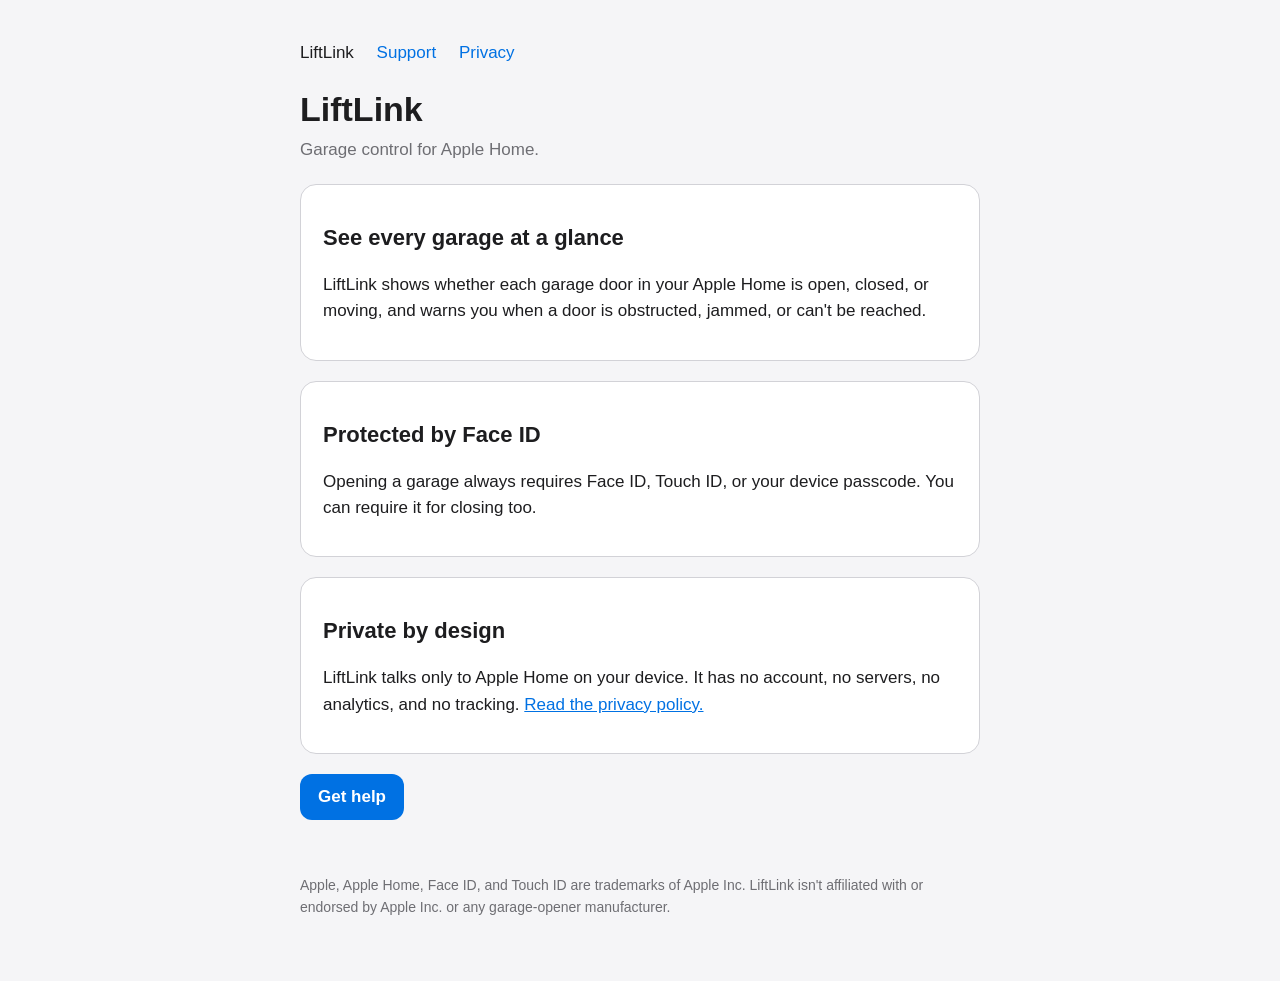
<file: index.html>
<!doctype html>
<html lang="en">
<head>
    <meta charset="utf-8">
    <meta name="viewport" content="width=device-width, initial-scale=1">
    <title>LiftLink — Garage control for Apple Home</title>
    <meta name="description" content="LiftLink lets you check and control the garage doors you've added to Apple Home, protected by Face ID or your passcode.">
    <link rel="stylesheet" href="style.css">
</head>
<body>
    <header>
        <nav>
            <a href="index.html" aria-current="page">LiftLink</a>
            <a href="support.html">Support</a>
            <a href="privacy.html">Privacy</a>
        </nav>
    </header>
    <main>
        <h1>LiftLink</h1>
        <p class="subtitle">Garage control for Apple Home.</p>

        <section class="card">
            <h2>See every garage at a glance</h2>
            <p>LiftLink shows whether each garage door in your Apple Home is open, closed, or moving, and warns you when a door is obstructed, jammed, or can't be reached.</p>
        </section>

        <section class="card">
            <h2>Protected by Face ID</h2>
            <p>Opening a garage always requires Face ID, Touch ID, or your device passcode. You can require it for closing too.</p>
        </section>

        <section class="card">
            <h2>Private by design</h2>
            <p>LiftLink talks only to Apple Home on your device. It has no account, no servers, no analytics, and no tracking. <a href="privacy.html">Read the privacy policy.</a></p>
        </section>

        <p><a class="button" href="support.html">Get help</a></p>
    </main>
    <footer>
        <p>Apple, Apple Home, Face ID, and Touch ID are trademarks of Apple Inc. LiftLink isn't affiliated with or endorsed by Apple Inc. or any garage-opener manufacturer.</p>
    </footer>
</body>
</html>
</file>
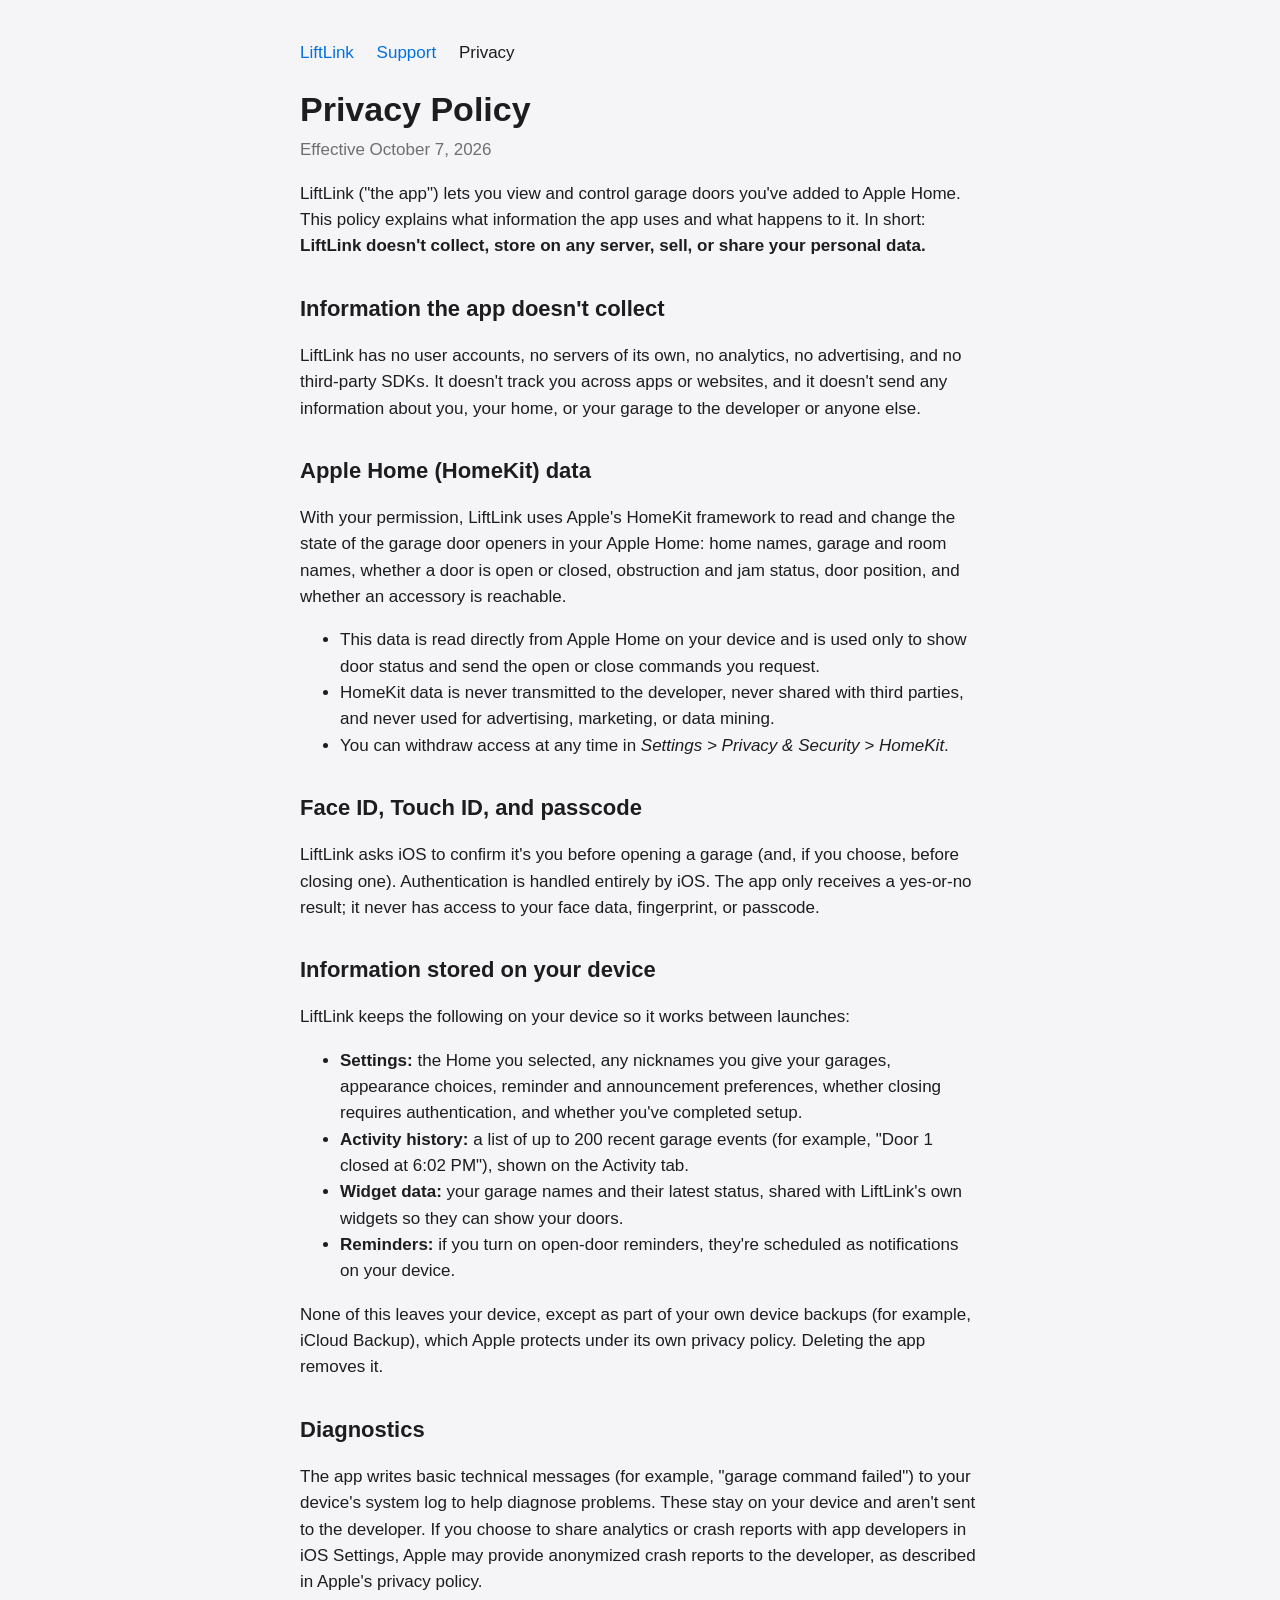
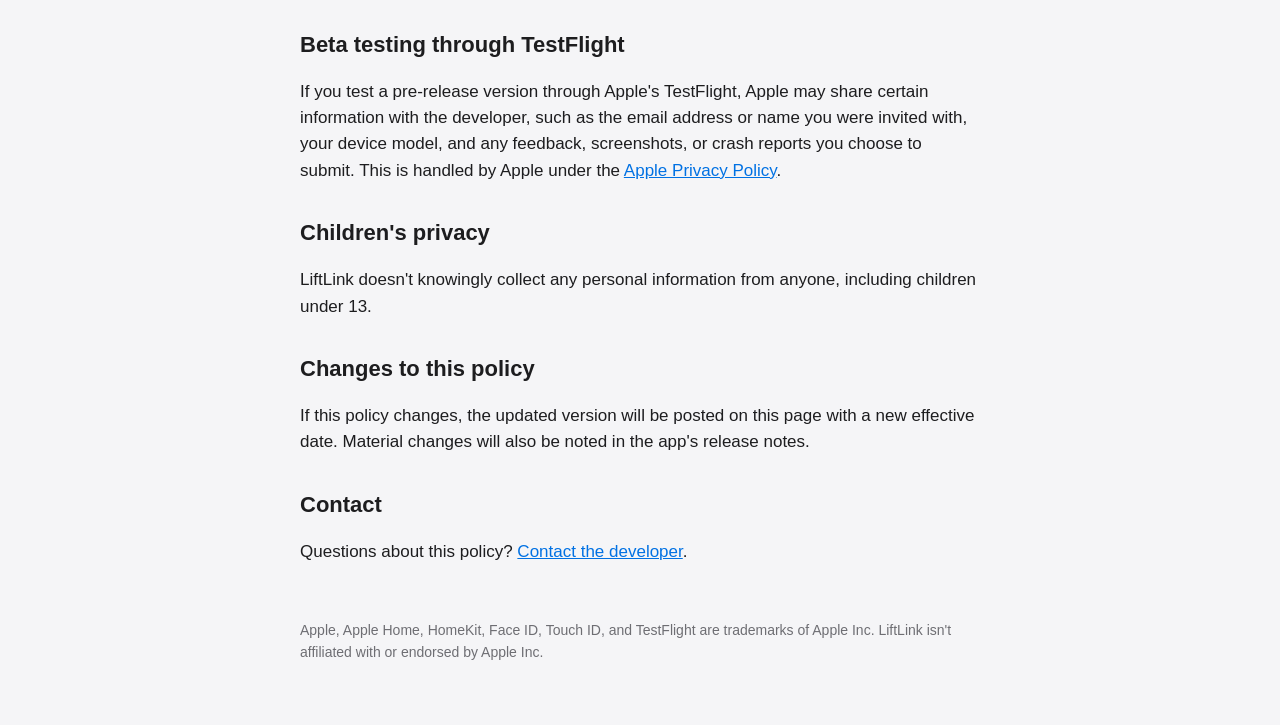
<file: privacy.html>
<!doctype html>
<html lang="en">
<head>
    <meta charset="utf-8">
    <meta name="viewport" content="width=device-width, initial-scale=1">
    <title>LiftLink Privacy Policy</title>
    <link rel="stylesheet" href="style.css">
</head>
<body>
    <header>
        <nav>
            <a href="index.html">LiftLink</a>
            <a href="support.html">Support</a>
            <a href="privacy.html" aria-current="page">Privacy</a>
        </nav>
    </header>
    <main>
        <h1>Privacy Policy</h1>
        <p class="updated">Effective October 7, 2026</p>

        <p>LiftLink ("the app") lets you view and control garage doors you've added to Apple Home. This policy explains what information the app uses and what happens to it. In short: <strong>LiftLink doesn't collect, store on any server, sell, or share your personal data.</strong></p>

        <h2>Information the app doesn't collect</h2>
        <p>LiftLink has no user accounts, no servers of its own, no analytics, no advertising, and no third-party SDKs. It doesn't track you across apps or websites, and it doesn't send any information about you, your home, or your garage to the developer or anyone else.</p>

        <h2>Apple Home (HomeKit) data</h2>
        <p>With your permission, LiftLink uses Apple's HomeKit framework to read and change the state of the garage door openers in your Apple Home: home names, garage and room names, whether a door is open or closed, obstruction and jam status, door position, and whether an accessory is reachable.</p>
        <ul>
            <li>This data is read directly from Apple Home on your device and is used only to show door status and send the open or close commands you request.</li>
            <li>HomeKit data is never transmitted to the developer, never shared with third parties, and never used for advertising, marketing, or data mining.</li>
            <li>You can withdraw access at any time in <em>Settings &gt; Privacy &amp; Security &gt; HomeKit</em>.</li>
        </ul>

        <h2>Face ID, Touch ID, and passcode</h2>
        <p>LiftLink asks iOS to confirm it's you before opening a garage (and, if you choose, before closing one). Authentication is handled entirely by iOS. The app only receives a yes-or-no result; it never has access to your face data, fingerprint, or passcode.</p>

        <h2>Information stored on your device</h2>
        <p>LiftLink keeps the following on your device so it works between launches:</p>
        <ul>
            <li><strong>Settings:</strong> the Home you selected, any nicknames you give your garages, appearance choices, reminder and announcement preferences, whether closing requires authentication, and whether you've completed setup.</li>
            <li><strong>Activity history:</strong> a list of up to 200 recent garage events (for example, "Door 1 closed at 6:02 PM"), shown on the Activity tab.</li>
            <li><strong>Widget data:</strong> your garage names and their latest status, shared with LiftLink's own widgets so they can show your doors.</li>
            <li><strong>Reminders:</strong> if you turn on open-door reminders, they're scheduled as notifications on your device.</li>
        </ul>
        <p>None of this leaves your device, except as part of your own device backups (for example, iCloud Backup), which Apple protects under its own privacy policy. Deleting the app removes it.</p>

        <h2>Diagnostics</h2>
        <p>The app writes basic technical messages (for example, "garage command failed") to your device's system log to help diagnose problems. These stay on your device and aren't sent to the developer. If you choose to share analytics or crash reports with app developers in iOS Settings, Apple may provide anonymized crash reports to the developer, as described in Apple's privacy policy.</p>

        <h2>Beta testing through TestFlight</h2>
        <p>If you test a pre-release version through Apple's TestFlight, Apple may share certain information with the developer, such as the email address or name you were invited with, your device model, and any feedback, screenshots, or crash reports you choose to submit. This is handled by Apple under the <a href="https://www.apple.com/legal/privacy/">Apple Privacy Policy</a>.</p>

        <h2>Children's privacy</h2>
        <p>LiftLink doesn't knowingly collect any personal information from anyone, including children under 13.</p>

        <h2>Changes to this policy</h2>
        <p>If this policy changes, the updated version will be posted on this page with a new effective date. Material changes will also be noted in the app's release notes.</p>

        <h2>Contact</h2>
        <p>Questions about this policy? <a href="support.html#contact">Contact the developer</a>.</p>
    </main>
    <footer>
        <p>Apple, Apple Home, HomeKit, Face ID, Touch ID, and TestFlight are trademarks of Apple Inc. LiftLink isn't affiliated with or endorsed by Apple Inc.</p>
    </footer>
</body>
</html>
</file>
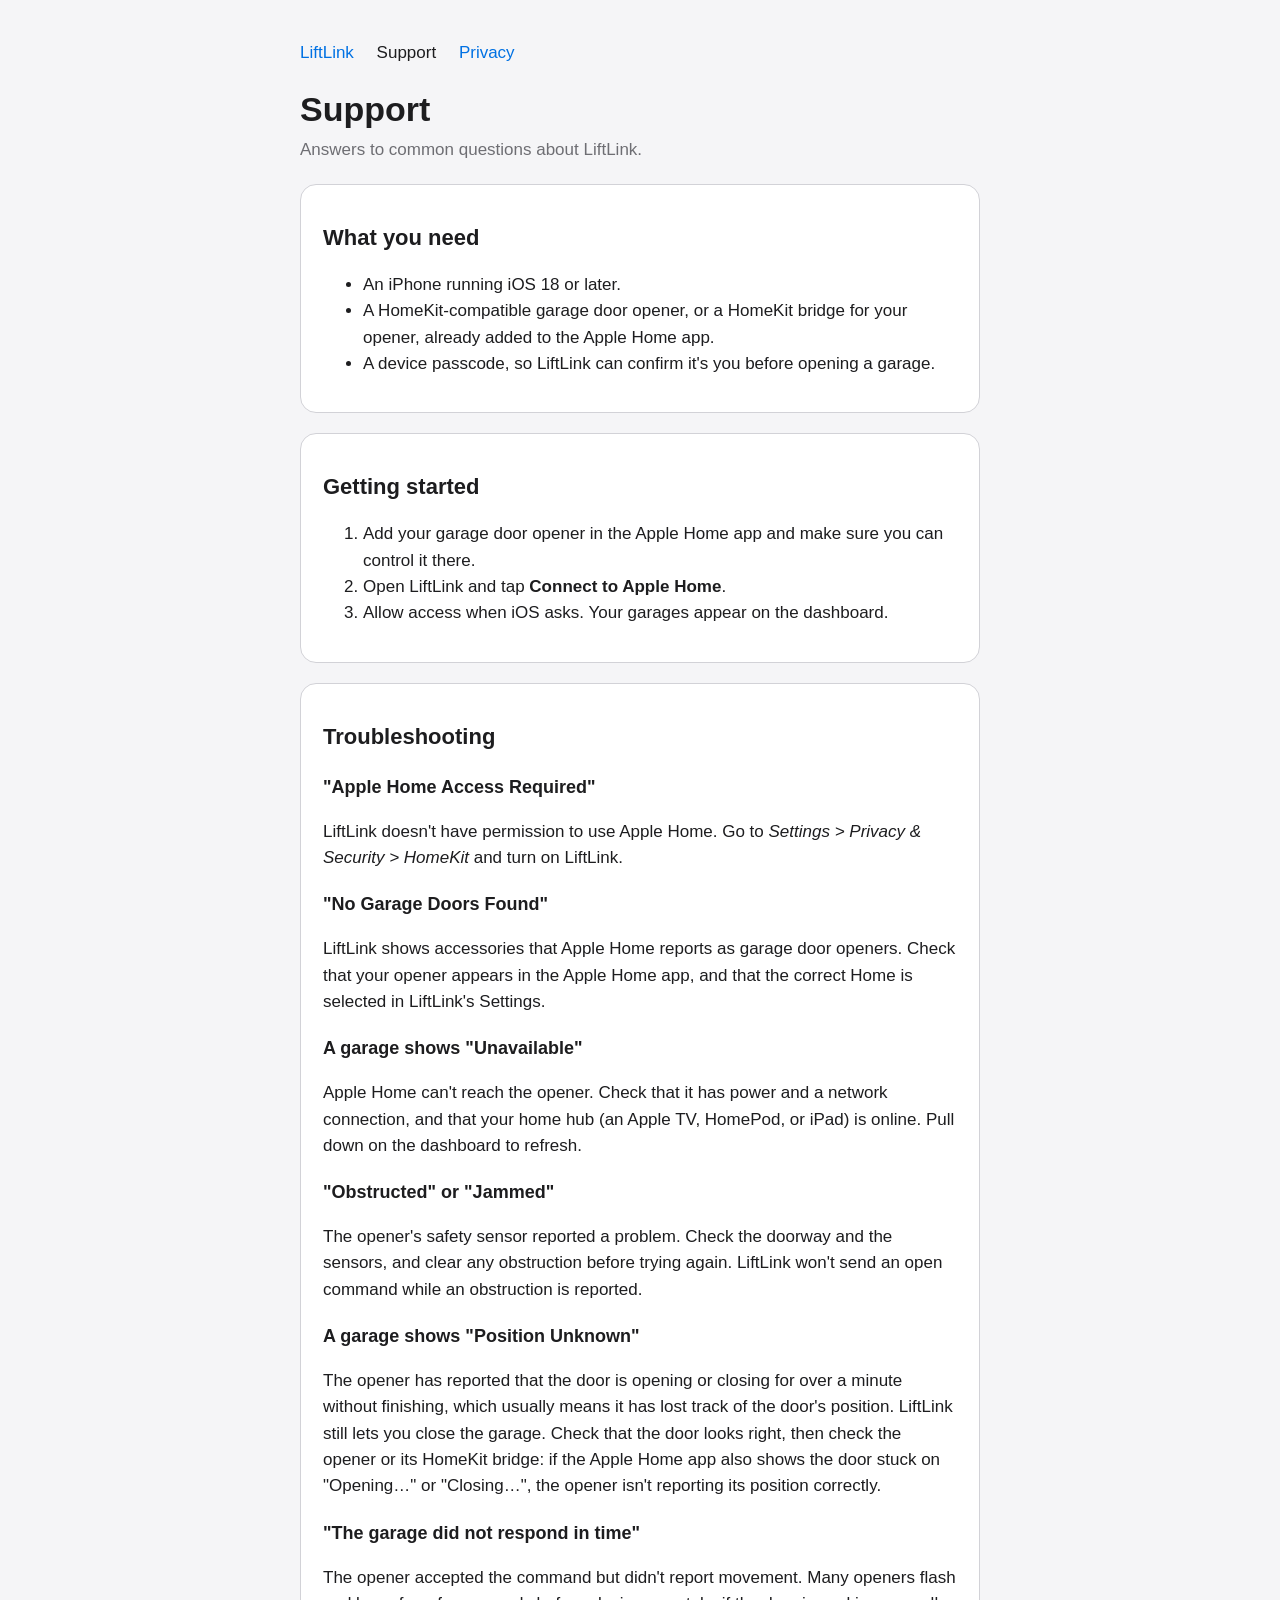
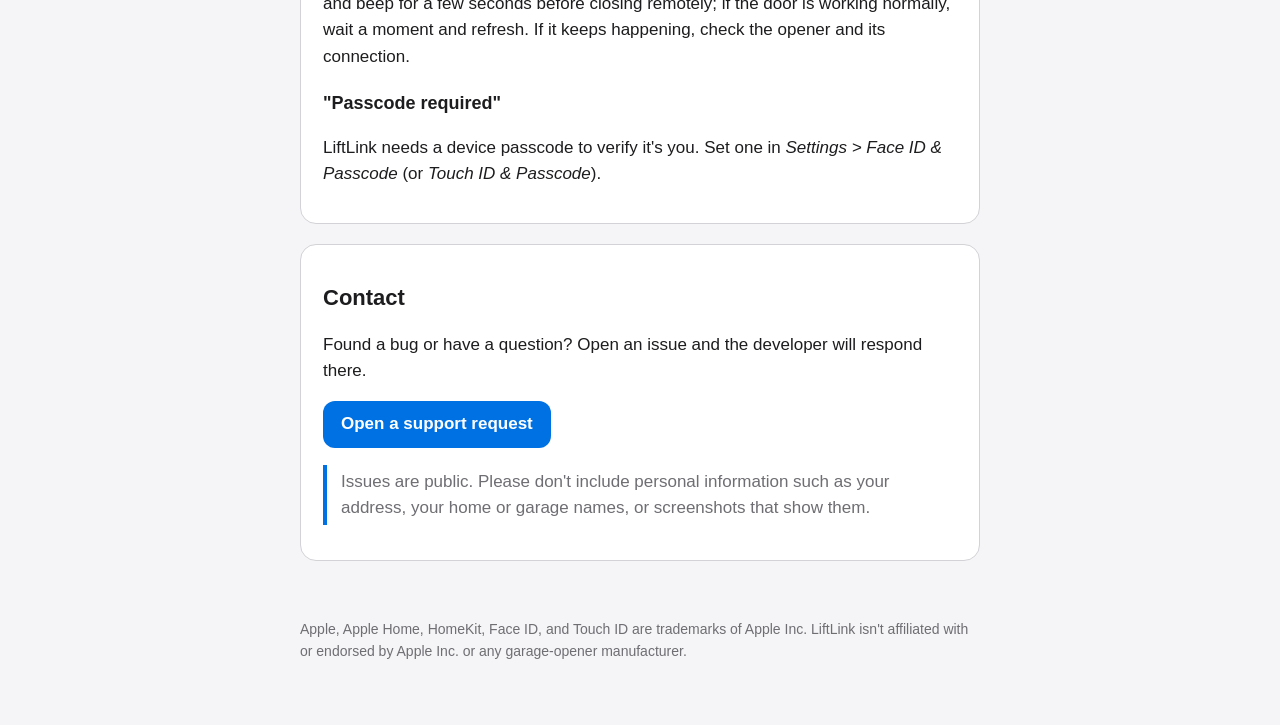
<file: support.html>
<!doctype html>
<html lang="en">
<head>
    <meta charset="utf-8">
    <meta name="viewport" content="width=device-width, initial-scale=1">
    <title>LiftLink Support</title>
    <link rel="stylesheet" href="style.css">
</head>
<body>
    <header>
        <nav>
            <a href="index.html">LiftLink</a>
            <a href="support.html" aria-current="page">Support</a>
            <a href="privacy.html">Privacy</a>
        </nav>
    </header>
    <main>
        <h1>Support</h1>
        <p class="subtitle">Answers to common questions about LiftLink.</p>

        <section class="card">
            <h2>What you need</h2>
            <ul>
                <li>An iPhone running iOS 18 or later.</li>
                <li>A HomeKit-compatible garage door opener, or a HomeKit bridge for your opener, already added to the Apple Home app.</li>
                <li>A device passcode, so LiftLink can confirm it's you before opening a garage.</li>
            </ul>
        </section>

        <section class="card">
            <h2>Getting started</h2>
            <ol>
                <li>Add your garage door opener in the Apple Home app and make sure you can control it there.</li>
                <li>Open LiftLink and tap <strong>Connect to Apple Home</strong>.</li>
                <li>Allow access when iOS asks. Your garages appear on the dashboard.</li>
            </ol>
        </section>

        <section class="card">
            <h2>Troubleshooting</h2>

            <h3>"Apple Home Access Required"</h3>
            <p>LiftLink doesn't have permission to use Apple Home. Go to <em>Settings &gt; Privacy &amp; Security &gt; HomeKit</em> and turn on LiftLink.</p>

            <h3>"No Garage Doors Found"</h3>
            <p>LiftLink shows accessories that Apple Home reports as garage door openers. Check that your opener appears in the Apple Home app, and that the correct Home is selected in LiftLink's Settings.</p>

            <h3>A garage shows "Unavailable"</h3>
            <p>Apple Home can't reach the opener. Check that it has power and a network connection, and that your home hub (an Apple TV, HomePod, or iPad) is online. Pull down on the dashboard to refresh.</p>

            <h3>"Obstructed" or "Jammed"</h3>
            <p>The opener's safety sensor reported a problem. Check the doorway and the sensors, and clear any obstruction before trying again. LiftLink won't send an open command while an obstruction is reported.</p>

            <h3>A garage shows "Position Unknown"</h3>
            <p>The opener has reported that the door is opening or closing for over a minute without finishing, which usually means it has lost track of the door's position. LiftLink still lets you close the garage. Check that the door looks right, then check the opener or its HomeKit bridge: if the Apple Home app also shows the door stuck on "Opening…" or "Closing…", the opener isn't reporting its position correctly.</p>

            <h3>"The garage did not respond in time"</h3>
            <p>The opener accepted the command but didn't report movement. Many openers flash and beep for a few seconds before closing remotely; if the door is working normally, wait a moment and refresh. If it keeps happening, check the opener and its connection.</p>

            <h3>"Passcode required"</h3>
            <p>LiftLink needs a device passcode to verify it's you. Set one in <em>Settings &gt; Face ID &amp; Passcode</em> (or <em>Touch ID &amp; Passcode</em>).</p>
        </section>

        <section class="card" id="contact">
            <h2>Contact</h2>
            <p>Found a bug or have a question? Open an issue and the developer will respond there.</p>
            <p><a class="button" href="https://github.com/AKarshe/liftlink-support/issues/new">Open a support request</a></p>
            <p class="note">Issues are public. Please don't include personal information such as your address, your home or garage names, or screenshots that show them.</p>
        </section>
    </main>
    <footer>
        <p>Apple, Apple Home, HomeKit, Face ID, and Touch ID are trademarks of Apple Inc. LiftLink isn't affiliated with or endorsed by Apple Inc. or any garage-opener manufacturer.</p>
    </footer>
</body>
</html>
</file>
<file: style.css>
:root {
    color-scheme: light dark;
    --text: #1d1d1f;
    --secondary: #6e6e73;
    --background: #f5f5f7;
    --card: #ffffff;
    --accent: #0071e3;
    --border: #d2d2d7;
}

@media (prefers-color-scheme: dark) {
    :root {
        --text: #f5f5f7;
        --secondary: #a1a1a6;
        --background: #000000;
        --card: #1c1c1e;
        --accent: #2997ff;
        --border: #38383a;
    }
}

* { box-sizing: border-box; }

body {
    margin: 0;
    font-family: -apple-system, BlinkMacSystemFont, "SF Pro Text", "Helvetica Neue", Arial, sans-serif;
    font-size: 17px;
    line-height: 1.55;
    color: var(--text);
    background: var(--background);
}

header, main, footer {
    max-width: 720px;
    margin: 0 auto;
    padding: 0 20px;
}

header { padding-top: 40px; }

nav a {
    margin-right: 18px;
    color: var(--accent);
    text-decoration: none;
    font-weight: 500;
}

nav a[aria-current="page"] { color: var(--text); }

h1 { font-size: 34px; line-height: 1.15; margin: 24px 0 8px; }
h2 { font-size: 22px; margin: 32px 0 8px; }
h3 { font-size: 18px; margin: 20px 0 4px; }

.subtitle, .updated { color: var(--secondary); margin-top: 0; }

section.card {
    background: var(--card);
    border: 1px solid var(--border);
    border-radius: 16px;
    padding: 4px 22px 18px;
    margin: 20px 0;
}

a { color: var(--accent); }

.button {
    display: inline-block;
    padding: 10px 18px;
    border-radius: 12px;
    background: var(--accent);
    color: #ffffff;
    text-decoration: none;
    font-weight: 600;
}

.note {
    border-left: 4px solid var(--accent);
    padding: 4px 14px;
    color: var(--secondary);
}

footer {
    padding-top: 24px;
    padding-bottom: 48px;
    color: var(--secondary);
    font-size: 14px;
}
</file>
